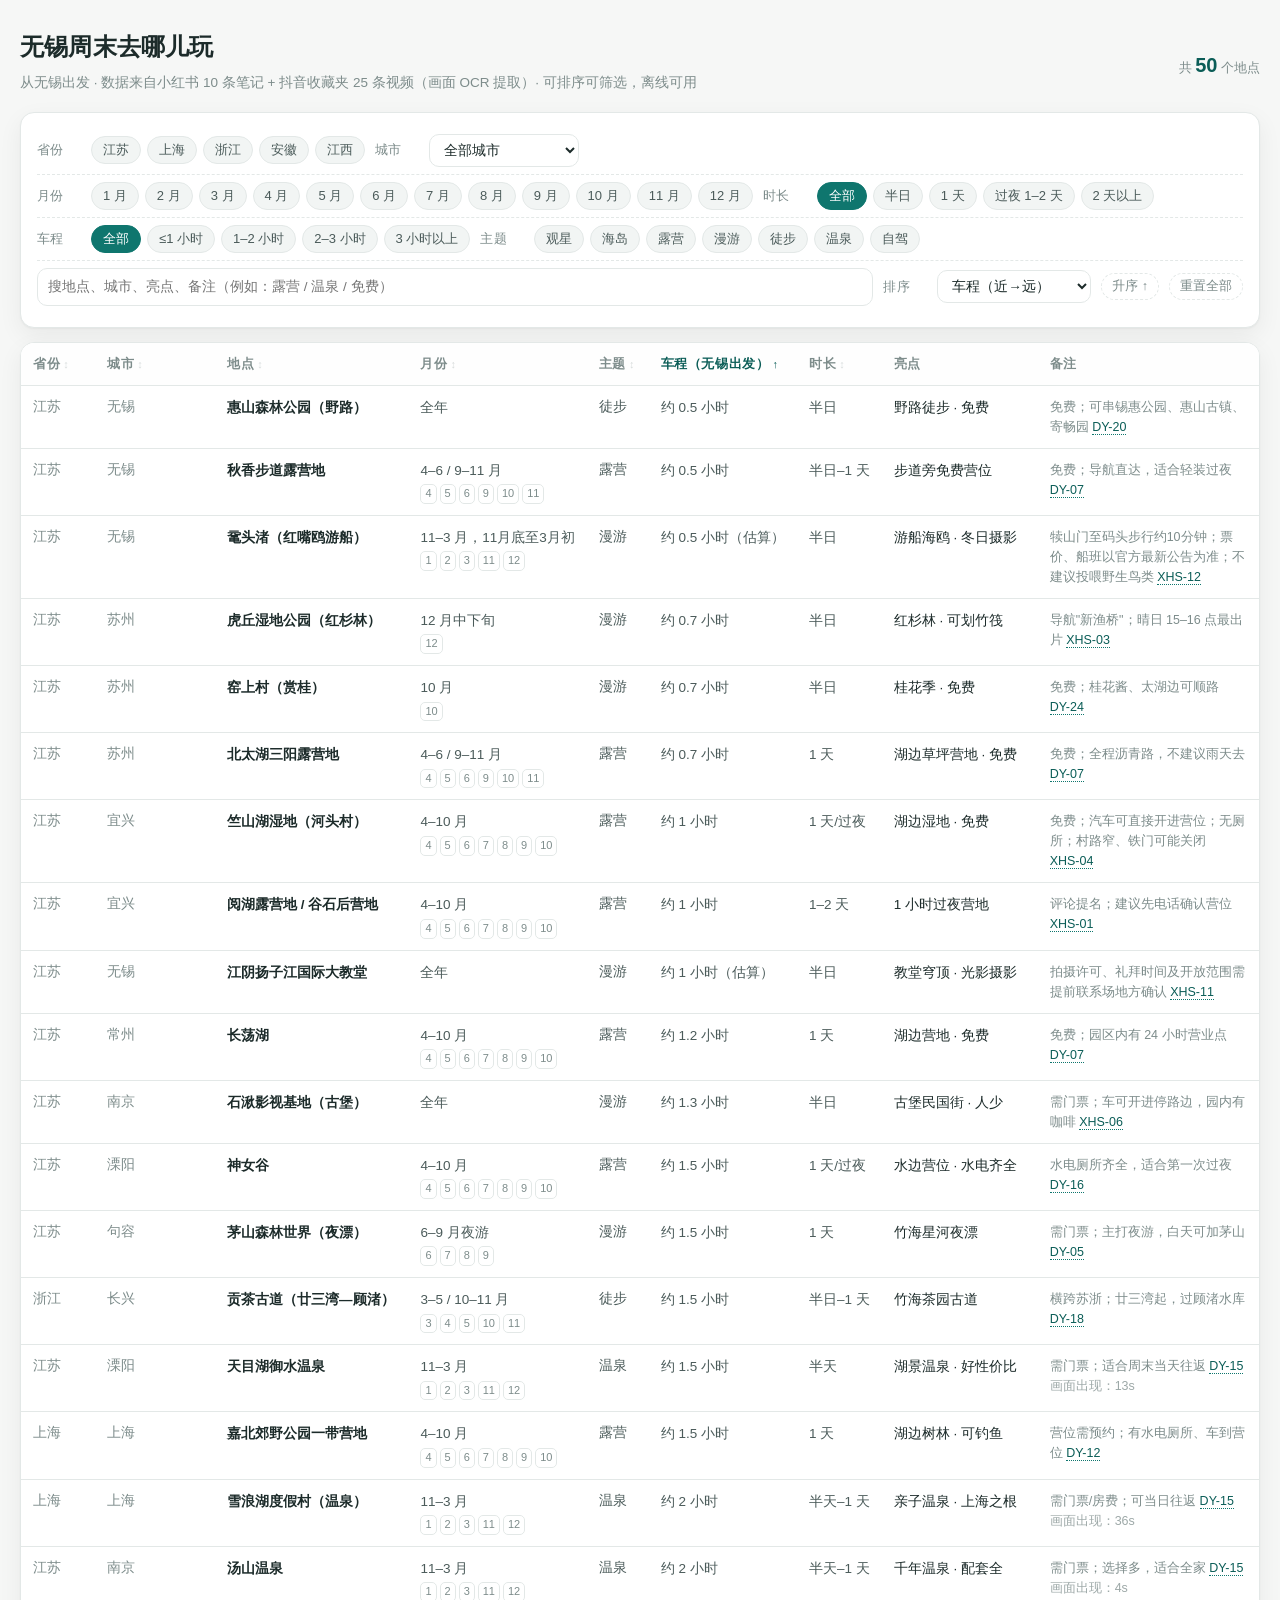
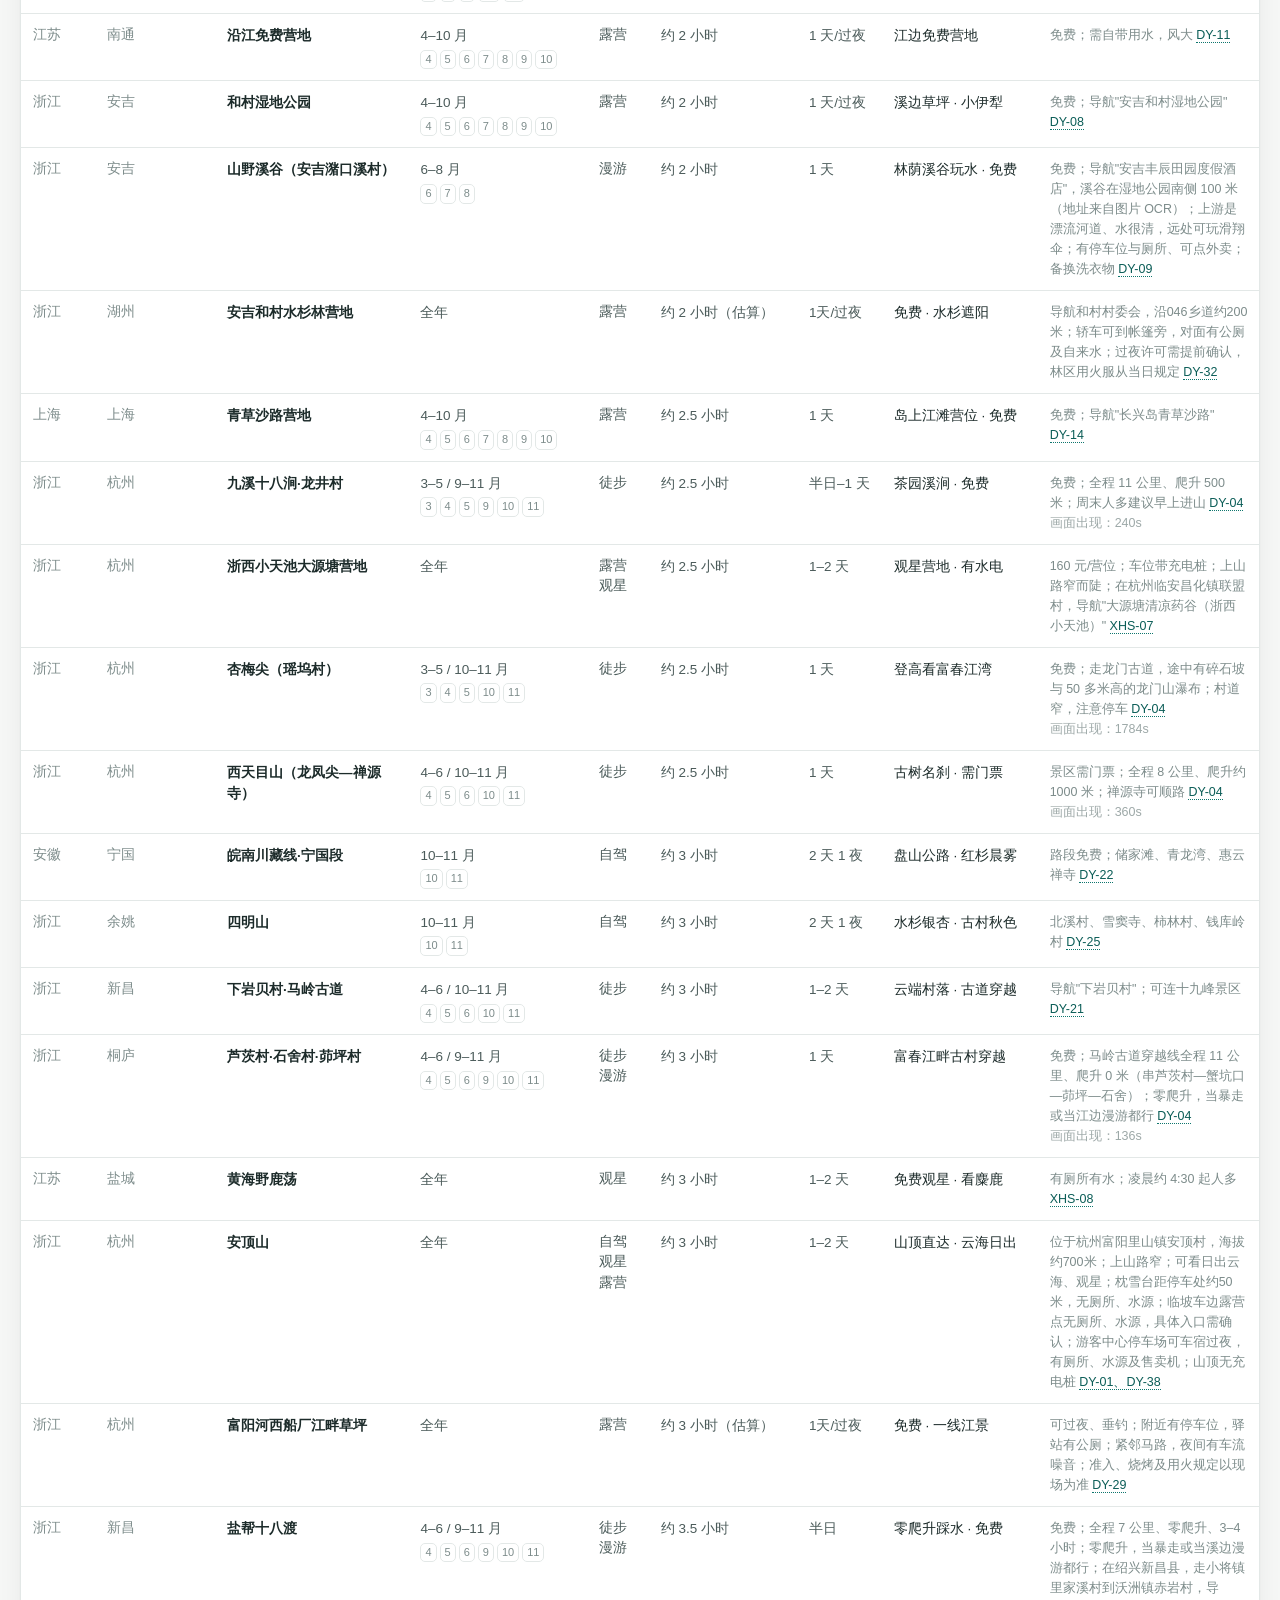
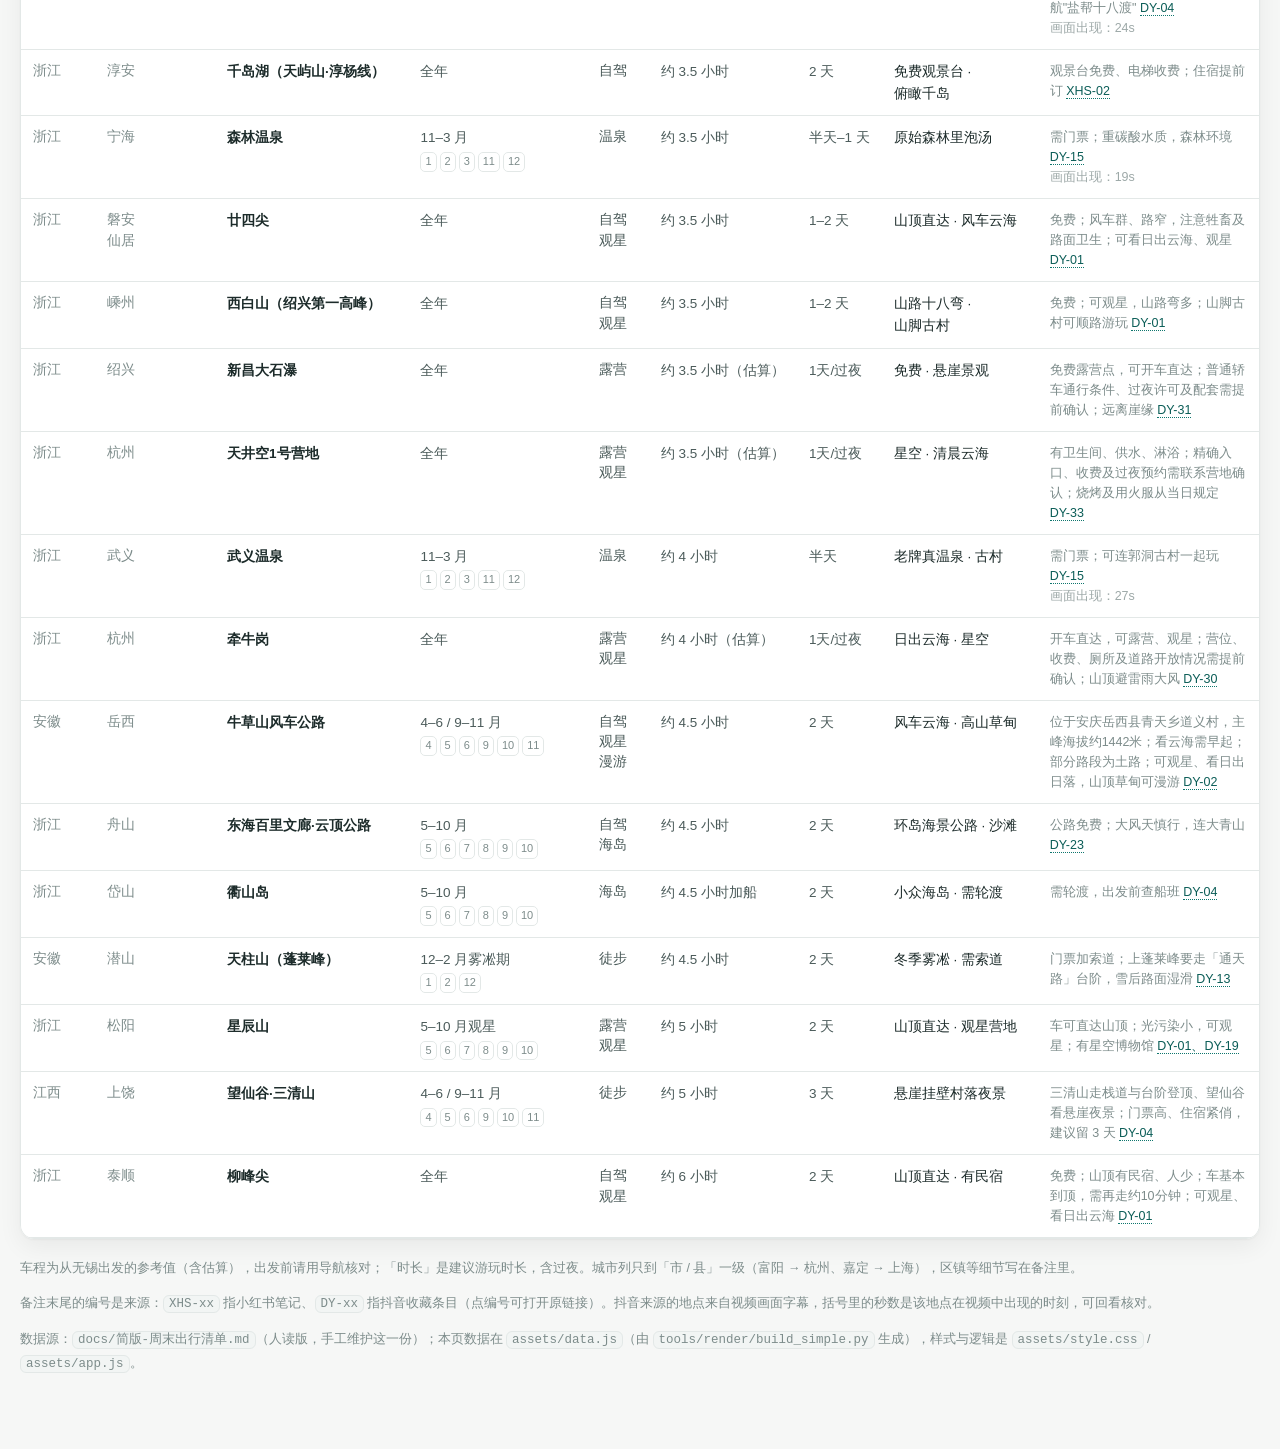
<file: fun-weekend/index.html>
<!DOCTYPE html>
<html lang="zh-CN">
<head>
<meta charset="utf-8">
<meta name="viewport" content="width=device-width, initial-scale=1">
<title>无锡周末去哪儿玩</title>
<meta name="description" content="从无锡出发的周末出行清单：省份 / 城市 / 月份 / 车程 / 时长 / 主题多选筛选，可排序，纯静态离线可用。">
<link rel="icon" href="data:image/svg+xml,%3Csvg xmlns='http://www.w3.org/2000/svg' viewBox='0 0 100 100'%3E%3Ctext y='.9em' font-size='88'%3E%F0%9F%8F%95%EF%B8%8F%3C/text%3E%3C/svg%3E">
<link rel="stylesheet" href="assets/style.css">
</head>
<body>
<div class="wrap">
  <header class="hero">
    <div>
      <h1>无锡周末去哪儿玩</h1>
      <p class="sub">从无锡出发 · 数据来自小红书 10 条笔记 + 抖音收藏夹 25 条视频（画面 OCR 提取）· 可排序可筛选，离线可用</p>
    </div>
    <p class="stat">共 <b id="total">0</b> 个地点<span id="filtered"></span></p>
  </header>

  <section class="panel">
    <div class="row">
      <span class="label">省份</span>
      <div class="chips" id="provinceChips"></div>
      <span class="label">城市</span>
      <select id="citySelect" title="按省分组，可选具体城市"></select>
    </div>
    <div class="row">
      <span class="label">月份</span>
      <div class="chips" id="monthChips"></div>
      <span class="label">时长</span>
      <div class="chips" id="stayChips"></div>
    </div>
    <div class="row">
      <span class="label">车程</span>
      <div class="chips" id="driveChips"></div>
      <span class="label">主题</span>
      <div class="chips" id="themeChips"></div>
    </div>
    <div class="row">
      <input id="q" type="search" placeholder="搜地点、城市、亮点、备注（例如：露营 / 温泉 / 免费）">
      <span class="label">排序</span>
      <select id="sortKey"></select>
      <button class="ghost" id="sortDir">升序 ↑</button>
      <button class="ghost" id="reset">重置全部</button>
    </div>
  </section>

  <section class="tableWrap">
    <table id="tbl">
      <thead>
        <tr>
          <th class="sortable" data-key="province">省份<span class="arw">↕</span></th>
          <th class="sortable" data-key="city">城市<span class="arw">↕</span></th>
          <th class="sortable" data-key="place">地点<span class="arw">↕</span></th>
          <th class="sortable" data-key="month">月份<span class="arw">↕</span></th>
          <th class="sortable" data-key="theme">主题<span class="arw">↕</span></th>
          <th class="sortable" data-key="drive">车程（无锡出发）<span class="arw">↕</span></th>
          <th class="sortable" data-key="stay">时长<span class="arw">↕</span></th>
          <th>亮点</th>
          <th>备注</th>
        </tr>
      </thead>
      <tbody id="tbody"></tbody>
    </table>
    <p class="empty" id="empty" hidden>没有符合条件的地点，试试放宽筛选条件或点「重置全部」。</p>
  </section>

  <footer>
    <p>车程为从无锡出发的参考值（含估算），出发前请用导航核对；「时长」是建议游玩时长，含过夜。城市列只到「市 / 县」一级（富阳 → 杭州、嘉定 → 上海），区镇等细节写在备注里。</p>
    <p>备注末尾的编号是来源：<code>XHS-xx</code> 指小红书笔记、<code>DY-xx</code> 指抖音收藏条目（点编号可打开原链接）。抖音来源的地点来自视频画面字幕，括号里的秒数是该地点在视频中出现的时刻，可回看核对。</p>
    <p>数据源：<code>docs/简版-周末出行清单.md</code>（人读版，手工维护这一份）；本页数据在 <code>assets/data.js</code>（由 <code>tools/render/build_simple.py</code> 生成），样式与逻辑是 <code>assets/style.css</code> / <code>assets/app.js</code>。</p>
  </footer>
</div>
<script src="assets/data.js"></script>
<script src="assets/place-preferences.js"></script>
<script src="assets/app.js"></script>
</body>
</html>
</file>
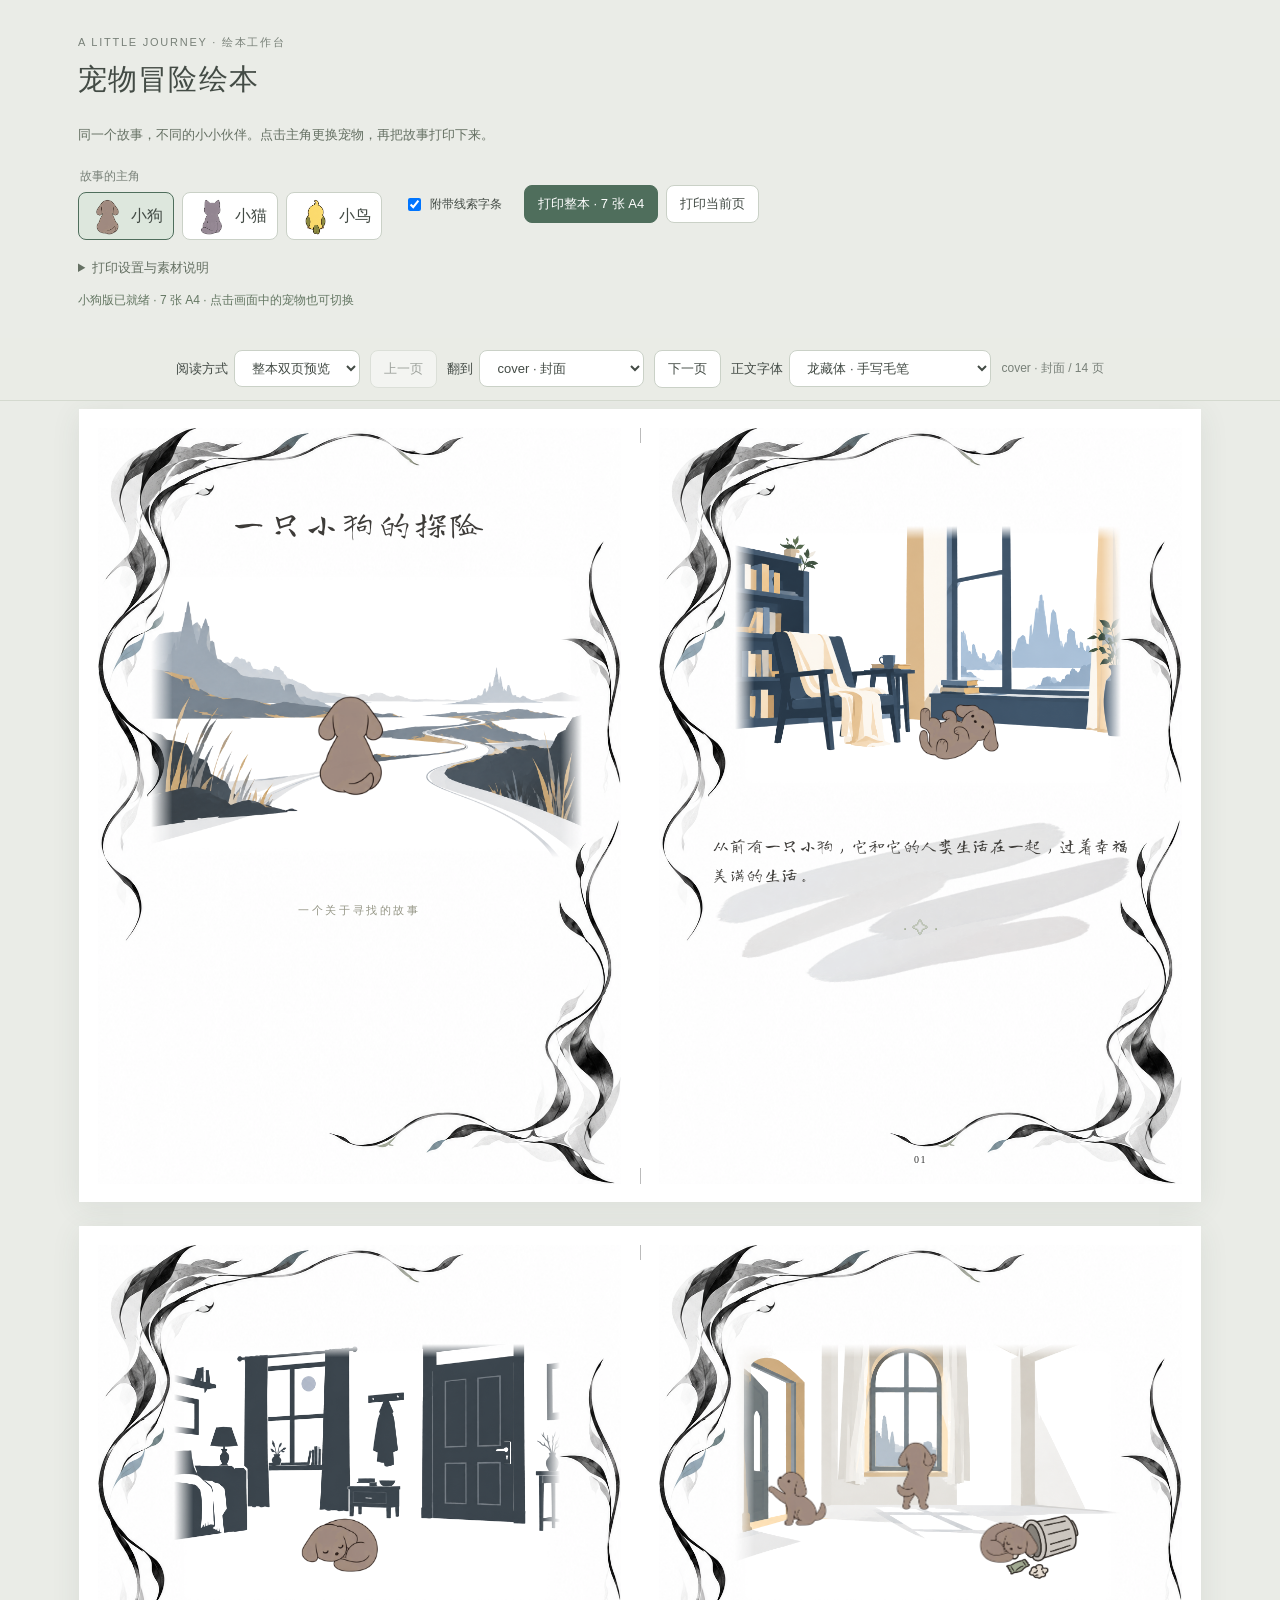
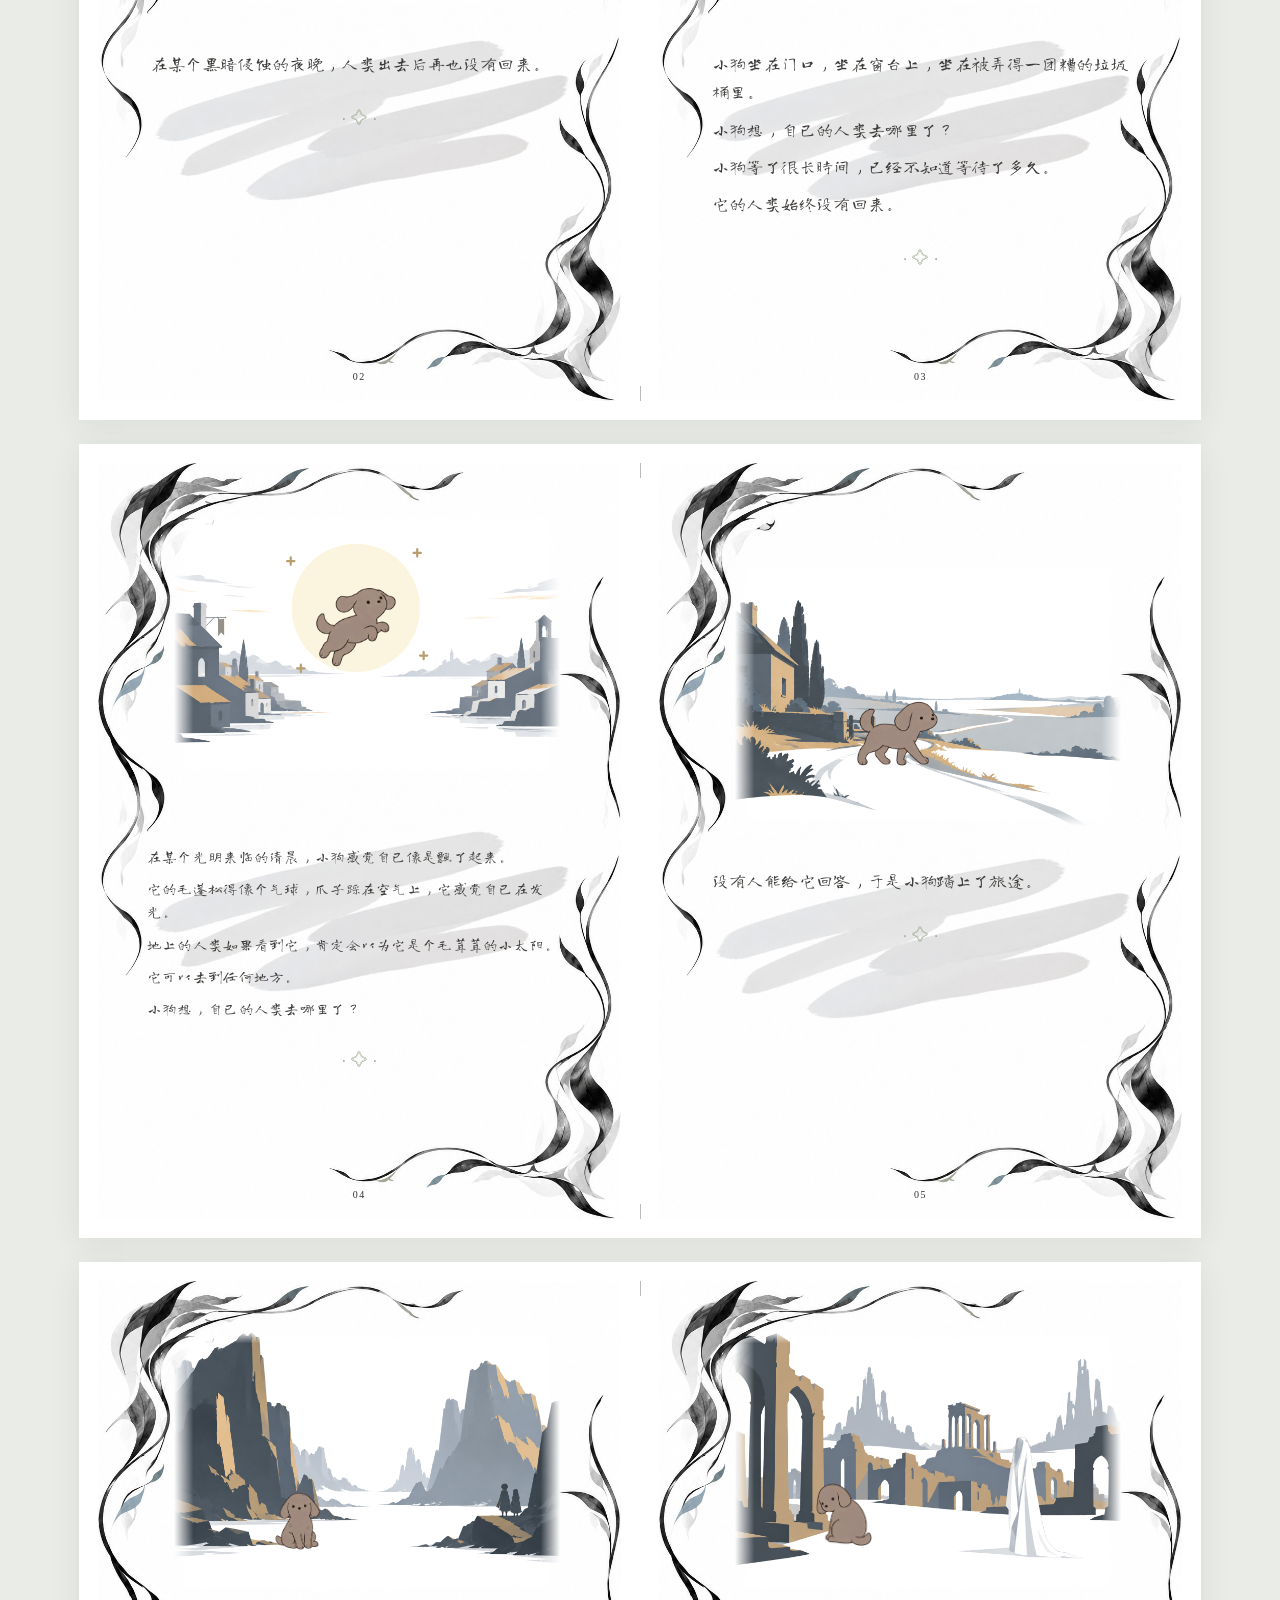
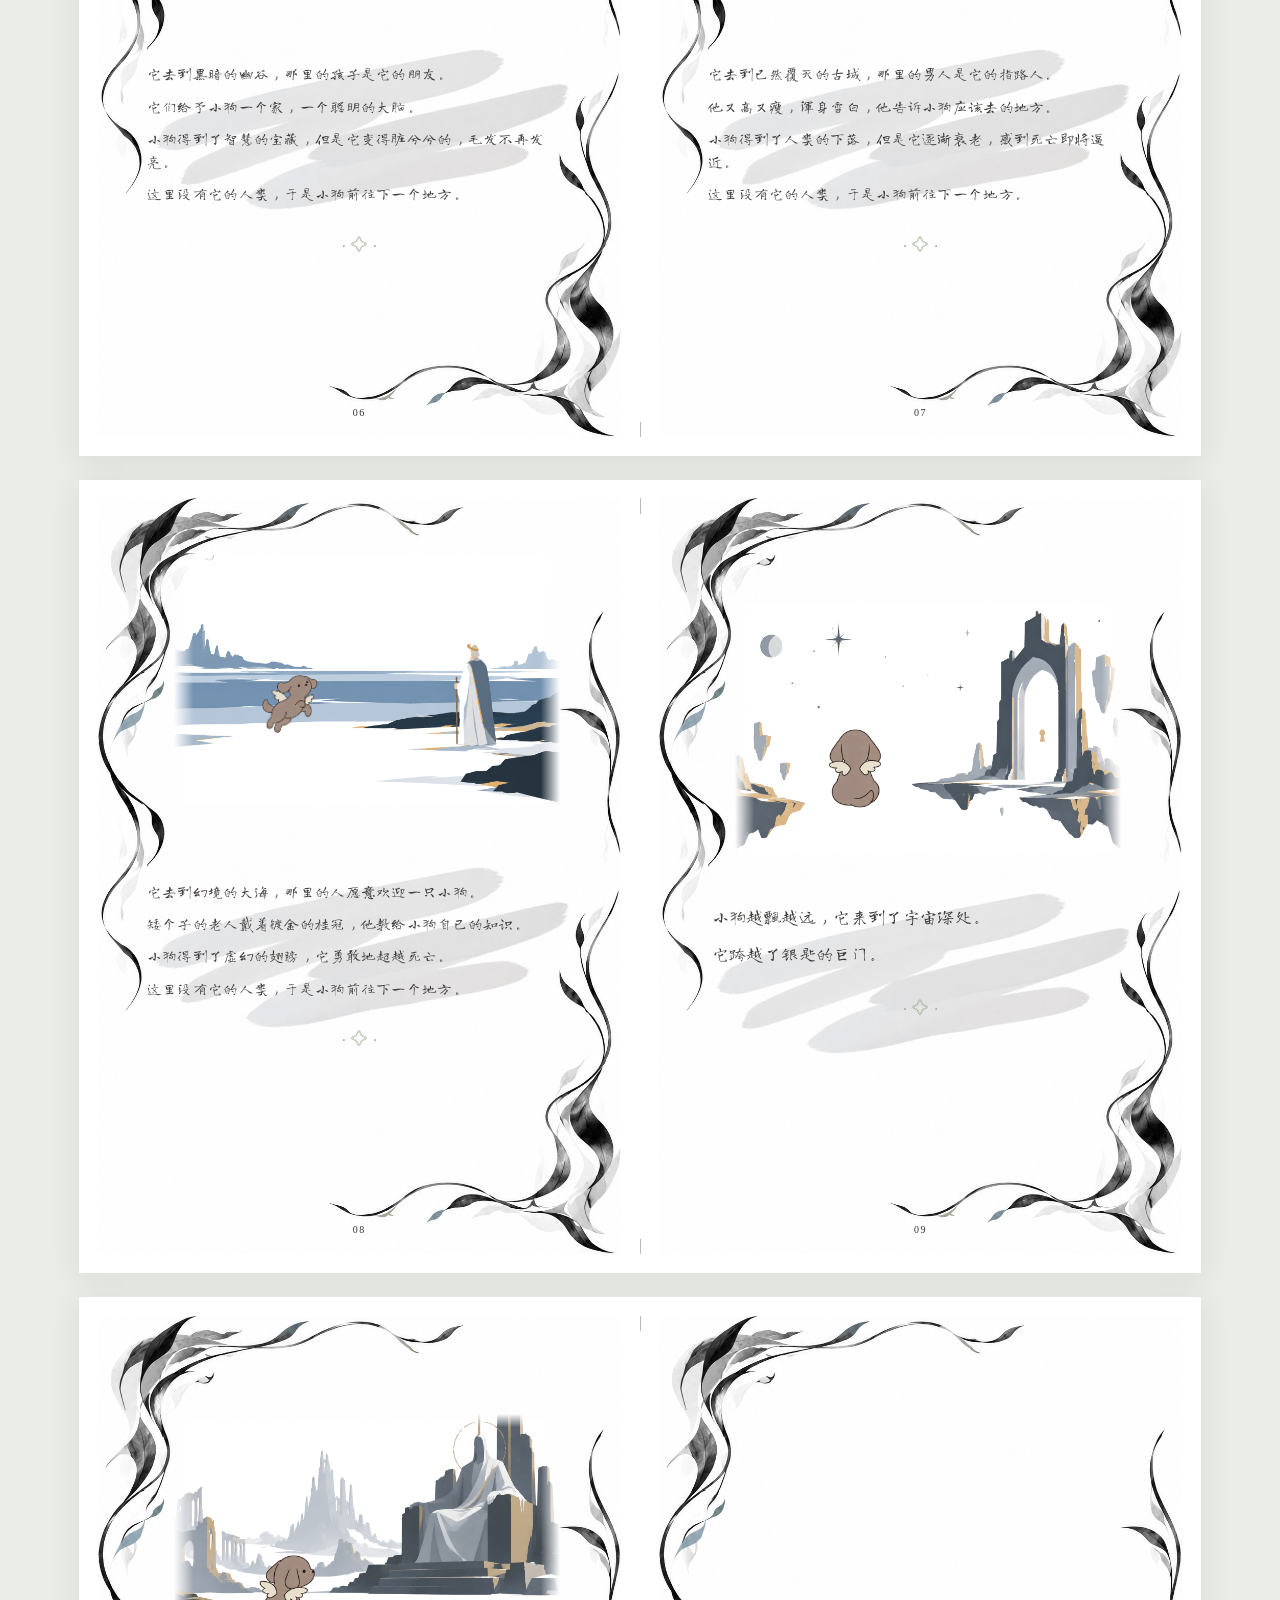
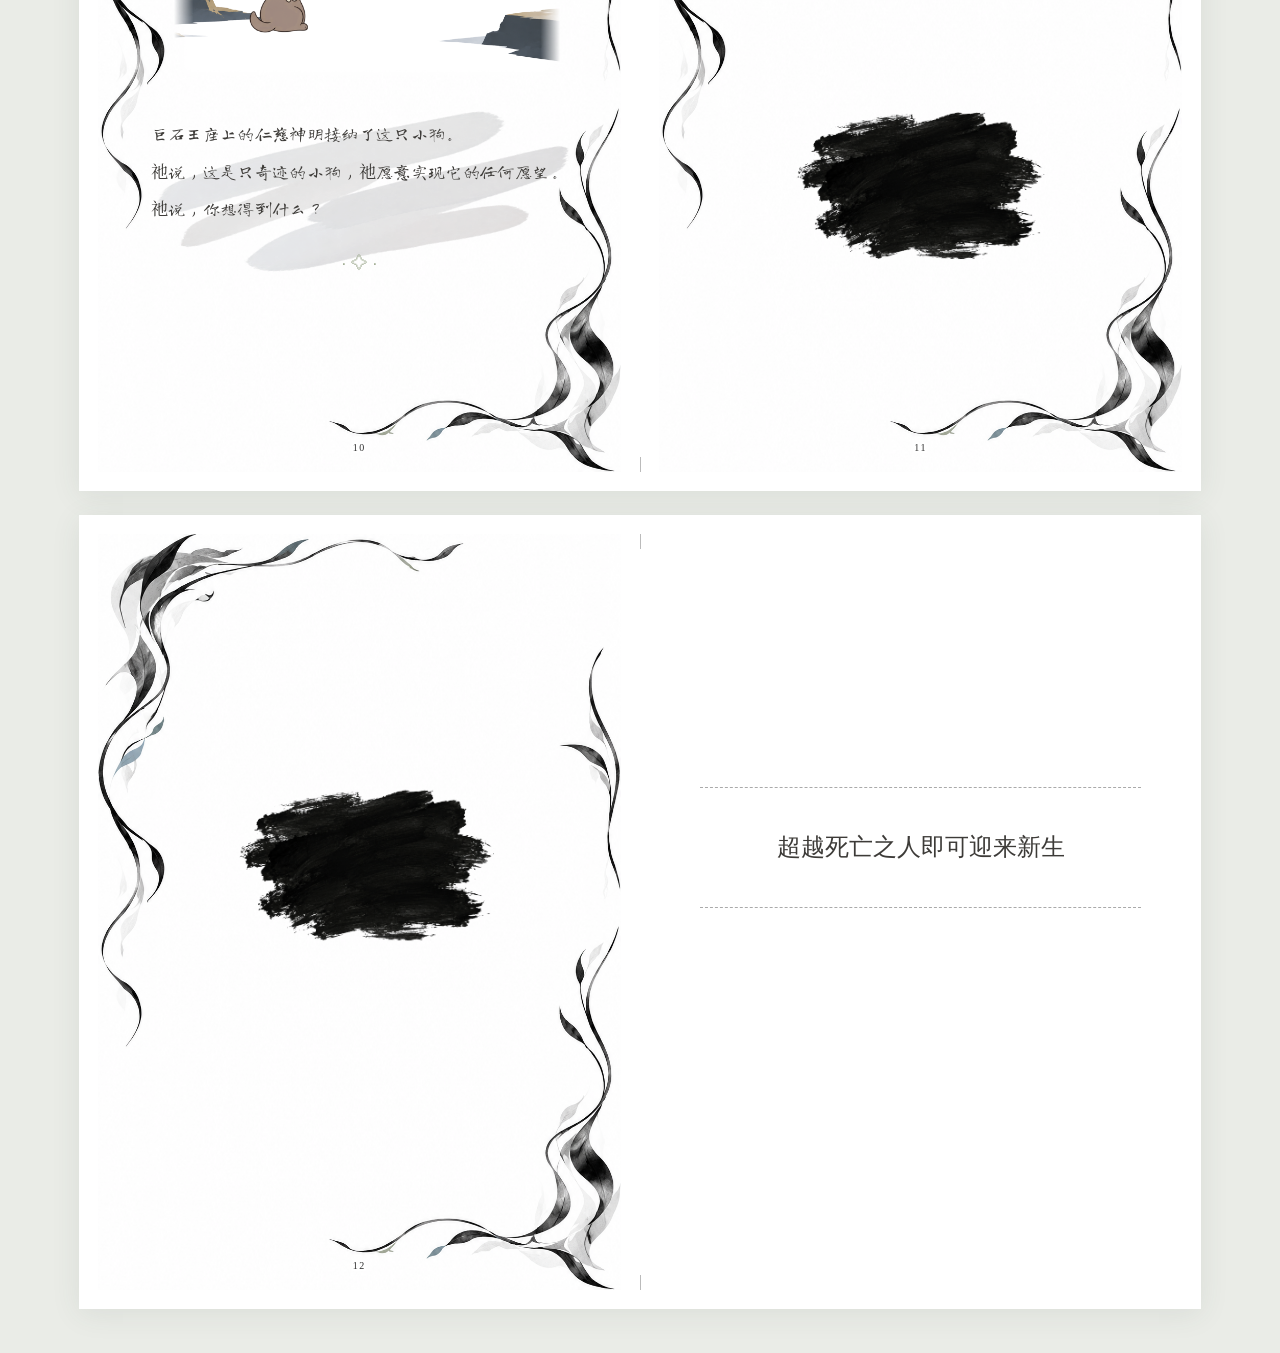
<file: coc-scenarios-pet/picture-book/index.html>
<!doctype html>
<html lang="zh-CN">
<head>
  <meta charset="utf-8">
  <meta name="viewport" content="width=device-width,initial-scale=1">
  <title>一只小狗的探险 · 绘本工作台</title>
  <link rel="icon" href="assets/pets/dog/healthy-back.png" type="image/png">
  <link rel="stylesheet" href="css/page.css?v=1">
  <link rel="stylesheet" href="css/book.css?v=1">
  <script defer src="js/data.js?v=2"></script>
  <script defer src="js/pet-layout.js?v=2"></script>
  <script defer src="js/prop-layout.js"></script>
  <script defer src="js/book.js?v=2"></script>
  <script defer src="js/app.js?v=6"></script>
</head>
<body>
  <header class="workbench-container">
    <div class="workbench-heading"><div><span class="workbench-eyebrow">A LITTLE JOURNEY · 绘本工作台</span><h1>宠物冒险绘本</h1></div></div>
    <p class="workbench-intro">同一个故事，不同的小小伙伴。点击主角更换宠物，再把故事打印下来。</p>
    <div class="workbench-controls">
      <fieldset id="pets"><legend>故事的主角</legend></fieldset>
      <div class="workbench-settings">
        <label class="check"><input type="checkbox" id="note" checked> 附带线索字条</label>
      </div>
      <div class="workbench-actions"><button id="print-all" class="primary">打印整本 · 7 张 A4</button><button id="print-page">打印当前页</button></div>
    </div>
    <details><summary>打印设置与素材说明</summary><p>A4 横向 · 单面 · 100%／实际大小 · 每张纸 1 页 · 关闭页眉页脚，建议开启背景图形。打印按钮打开仅含绘本的新窗口；请允许本站弹窗。网页已排好左右两页，沿纸张中点裁开。</p><p>场景插画、宠物、文字、边饰与效果分别排版，除字条外的书页复用相同边饰；实际打印的用墨量与清晰度请试印确认。</p></details>
    <p id="status" role="status" aria-live="polite"></p>
  </header>
  <nav class="reader-container" aria-label="绘本阅读控制">
    <label>阅读方式 <select id="view"><option value="all" selected>整本双页预览</option><option value="single">单页预览</option></select></label>
    <button id="previous">上一页</button>
    <label>翻到 <select id="page"></select></label>
    <button id="next">下一页</button>
    <label>正文字体 <select id="font"><option value="noto">思源宋体 · 稳妥基准</option><option value="xiaowei">站酷小薇体 · 当前对照</option><option value="longcang" selected>龙藏体 · 手写毛笔</option><option value="qingke">站酷庆科黄油体 · 圆润装饰</option><option value="mashan">马善政 · 浓重楷书</option><option value="zhimang">志莽行书 · 连笔</option><option value="liujian">刘建毛草 · 草书</option><option value="kuaile">站酷快乐体 · 几何趣味</option><option value="sans">思源黑体 · 现代无衬线</option></select></label>
    <span id="page-label"></span>
  </nav>
  <main id="preview" aria-label="绘本预览"></main>
  <div id="print-root" aria-hidden="true"></div>
  <noscript>此绘本需要开启 JavaScript 才能切换主角和排版打印。</noscript>
</body>
</html>
</file>
<file: fun-weekend/assets/style.css>
/* 无锡周末去哪儿玩 —— 页面样式（手写维护，改完直接刷新即可，无需重新构建） */
:root{
  --bg:#f6f7f6; --card:#ffffff; --ink:#1c2b2a; --ink-2:#4b5b5a; --muted:#7d8c8b;
  --line:#e3e8e7; --accent:#0f766e; --accent-soft:#e6f2f0; --accent-ink:#0b5d57;
  --chip:#f2f5f4; --shadow:0 1px 2px rgba(16,24,23,.04), 0 8px 24px rgba(16,24,23,.06);
}
@media (prefers-color-scheme: dark){
  :root{
    --bg:#111716; --card:#171f1e; --ink:#e8efee; --ink-2:#c3cecd; --muted:#8c9a99;
    --line:#26302f; --accent:#2dd4bf; --accent-soft:#12312e; --accent-ink:#7fe3d5;
    --chip:#1d2726; --shadow:0 1px 2px rgba(0,0,0,.3), 0 10px 30px rgba(0,0,0,.35);
  }
}
*{box-sizing:border-box}
html{-webkit-text-size-adjust:100%}
body{
  margin:0; background:var(--bg); color:var(--ink);
  font:15px/1.6 -apple-system,BlinkMacSystemFont,"PingFang SC","Hiragino Sans GB","Microsoft YaHei",sans-serif;
}
.wrap{max-width:1360px; margin:0 auto; padding:28px 20px 64px}
header.hero{display:flex; align-items:flex-end; justify-content:space-between; gap:16px; flex-wrap:wrap; margin-bottom:18px}
h1{font-size:24px; margin:0 0 6px; letter-spacing:.2px}
.sub{margin:0; color:var(--muted); font-size:13.5px}
.stat{font-size:13px; color:var(--muted)}
.stat b{color:var(--accent-ink); font-size:20px; font-variant-numeric:tabular-nums}

.panel{background:var(--card); border:1px solid var(--line); border-radius:14px; box-shadow:var(--shadow); padding:14px 16px; margin-bottom:14px}
.panel .row{display:flex; align-items:center; gap:10px; flex-wrap:wrap; padding:7px 0}
.panel .row + .row{border-top:1px dashed var(--line)}
.label{font-size:12.5px; color:var(--muted); min-width:44px; letter-spacing:.4px; flex:0 0 auto}
.chips{display:flex; gap:6px; flex-wrap:wrap}
select#citySelect{min-width:150px}
.chip{
  border:1px solid var(--line); background:var(--chip); color:var(--ink-2);
  border-radius:999px; padding:4px 11px; font-size:13px; cursor:pointer; transition:.15s; user-select:none;
}
.chip:hover{border-color:var(--accent); color:var(--accent-ink)}
.chip.on{background:var(--accent); border-color:var(--accent); color:#fff}
@media (prefers-color-scheme: dark){.chip.on{color:#06201d}}
.ghost{background:transparent; border:1px dashed var(--line); color:var(--muted); border-radius:999px; padding:4px 10px; font-size:12.5px; cursor:pointer}
.ghost:hover{color:var(--accent-ink); border-color:var(--accent)}
input[type=search],select{
  font:inherit; font-size:13.5px; color:var(--ink); background:var(--card);
  border:1px solid var(--line); border-radius:10px; padding:7px 10px; outline:none; min-width:150px;
}
input[type=search]{flex:1 1 200px}
input[type=search]:focus,select:focus{border-color:var(--accent); box-shadow:0 0 0 3px var(--accent-soft)}
.spacer{flex:1}

.tableWrap{background:var(--card); border:1px solid var(--line); border-radius:14px; box-shadow:var(--shadow); overflow:auto}
table{border-collapse:separate; border-spacing:0; width:100%; min-width:1240px}
thead th{
  position:sticky; top:0; z-index:2; background:color-mix(in srgb, var(--card) 92%, var(--bg));
  backdrop-filter:blur(6px); text-align:left; font-size:12.5px; font-weight:600; color:var(--muted);
  letter-spacing:.6px; padding:11px 12px; border-bottom:1px solid var(--line); white-space:nowrap;
}
thead th.sortable{cursor:pointer}
thead th.sortable:hover{color:var(--accent-ink)}
thead th .arw{opacity:.3; font-size:11px; margin-left:3px}
thead th.sorted{color:var(--accent-ink)}
thead th.sorted .arw{opacity:1}
tbody td{padding:11px 12px; border-bottom:1px solid var(--line); vertical-align:top; font-size:13.5px; color:var(--ink-2)}
tbody tr:nth-child(even){background:color-mix(in srgb, var(--card) 97%, var(--bg))}
tbody tr:hover{background:var(--accent-soft)}
tbody td.prov,td.month,td.drive,td.stay{white-space:nowrap; font-variant-numeric:tabular-nums}
td.prov{color:var(--muted); min-width:74px}
td.city{color:var(--muted); min-width:120px}
td.place{font-weight:600; color:var(--ink); min-width:180px}
td.theme-cell{min-width:62px; color:var(--ink-2)}
/* 多值单元格（省份 / 城市 / 主题）：一个值一行 */
td.prov .ln,td.city .ln,td.theme-cell .ln{display:block; white-space:nowrap; line-height:1.5}
td.month .mb{display:inline-block; font-size:11px; color:var(--muted); border:1px solid var(--line); border-radius:5px; padding:0 4px; margin:3px 3px 0 0; font-variant-numeric:tabular-nums}
td.hl{color:var(--ink); min-width:150px; word-break:keep-all}
td.note{font-size:12.5px; color:var(--muted); max-width:330px}
td.note a{color:var(--accent-ink); text-decoration:none; border-bottom:1px dotted var(--accent); white-space:nowrap}
td.note a:hover{border-bottom-style:solid}
.empty{text-align:center; color:var(--muted); padding:36px 10px; font-size:14px}
footer{margin-top:18px; color:var(--muted); font-size:12.5px; line-height:1.8}
footer code{background:var(--chip); border:1px solid var(--line); border-radius:6px; padding:1px 5px}
@media (max-width:640px){
  .wrap{padding:18px 12px 48px}
  h1{font-size:20px}
  .label{min-width:38px}
}
</file>
<file: coc-scenarios-pet/picture-book/css/page.css>
/* 页面基础、配色与交互控件 */
:root {
  color-scheme: light;
  --ink: #434b45;
  --muted: #788078;
  --accent: #4f6e5c;
}

* {
  box-sizing: border-box;
}

body {
  margin: 0;
  color: var(--ink);
  background: #eaece7;
  font-family: -apple-system, BlinkMacSystemFont, "PingFang SC", "Microsoft YaHei", sans-serif;
}

button, select, input {
  font: inherit;
}

button, select {
  border: 1px solid #cad1c7;
  border-radius: 8px;
  background: #fff;
  color: var(--ink);
  padding: 9px 13px;
}

button {
  cursor: pointer;
}

button:hover {
  border-color: var(--accent);
  background: #f3f6f0;
}

button:focus-visible, select:focus-visible, input:focus-visible {
  outline: 3px solid #b09a61;
  outline-offset: 3px;
}

button:disabled {
  opacity: .45;
  cursor: default;
}

/* 工作台标题与宠物选择 */
.workbench-container {
  max-width: 1180px;
  margin: auto;
  padding: 32px 28px 16px;
}

.workbench-heading {
  display: flex;
  align-items: center;
  justify-content: space-between;
  gap: 16px;
}

.workbench-eyebrow {
  letter-spacing: .16em;
  font-size: 11px;
  color: var(--muted);
}

h1 {
  margin: 10px 0;
  font-size: 29px;
  font-weight: 550;
  letter-spacing: .04em;
}

.workbench-intro,
.workbench-container details {
  color: #657063;
  font-size: 13px;
  line-height: 1.8;
}

/* 主角、选项与打印按钮 */
.workbench-controls {
  display: flex;
  flex-wrap: wrap;
  align-items: center;
  gap: 22px;
  margin: 22px 0 16px;
}

.workbench-pet-choice {
  display: flex;
  align-items: center;
  gap: 5px;
  padding: 3px 10px;
}

.workbench-pet-choice img {
  width: 37px;
  height: 40px;
}

.workbench-pet-choice[aria-pressed="true"] {
  background: #dde7dd;
  border-color: var(--accent);
}

fieldset {
  border: 0;
  padding: 0;
  margin: 0;
  display: flex;
  gap: 8px;
}

legend {
  font-size: 12px;
  margin-bottom: 7px;
  color: var(--muted);
}

.workbench-settings {
  display: flex;
  flex-wrap: wrap;
  gap: 12px;
  align-items: center;
}

.workbench-settings label {
  font-size: 12px;
  display: flex;
  gap: 6px;
  align-items: center;
}

.workbench-actions {
  display: flex;
  gap: 8px;
  flex-wrap: wrap;
}

.workbench-actions button {
  font-size: 13px;
}

button.primary {
  background: var(--accent);
  color: white;
  border-color: var(--accent);
}

summary {
  cursor: pointer;
}

#status {
  font-size: 12px;
  min-height: 18px;
  color: #647763;
}

#status.error {
  color: #a04030;
}

#preview {
  padding: 8px 18px 20px;
  overflow-x: auto;
}

/* 阅读栏与预览容器 */
.reader-container {
  position: sticky;
  top: 0;
  z-index: 10;
  display: flex;
  justify-content: center;
  align-items: center;
  flex-wrap: wrap;
  gap: 10px;
  padding: 12px 16px;
  background: #eaece7f5;
  border-bottom: 1px solid #d4d9cf;
  font-size: 13px;
}

.reader-container label {
  display: flex;
  align-items: center;
  gap: 6px;
}

.reader-container #page-label {
  font-size: 12px;
  color: var(--muted);
}

#preview .leaf {
  scroll-margin-top: 110px;
}

/* 小屏幕工作台 */
@media (max-width: 700px) {
  .workbench-container {
    padding: 20px 16px 8px;
  }

  .workbench-heading {
    display: block;
  }

  h1 {
    font-size: 25px;
  }
}
</file>
<file: coc-scenarios-pet/picture-book/css/book.css>
/* 绘本字体、页面排版与打印 */
/* 通用盒模型：打印窗口仅加载本文件，也必须保持纸张尺寸准确。 */
* {
  box-sizing: border-box;
}

/* 本地字体及绘本字体选择 */
@font-face {
  font-family: "Noto Serif SC";
  src: url("../assets/fonts/NotoSerifSC-Regular.ttf") format("truetype");
  font-style: normal;
  font-weight: 400;
  font-display: swap;
}

@font-face {
  font-family: "ZCOOL XiaoWei";
  src: url("../assets/fonts/ZCOOLXiaoWei-Regular.ttf") format("truetype");
  font-style: normal;
  font-weight: 400;
  font-display: swap;
}

@font-face {
  font-family: "Long Cang";
  src: url("../assets/fonts/LongCang-Regular.ttf") format("truetype");
  font-style: normal;
  font-weight: 400;
  font-display: swap;
}

@font-face {
  font-family: "ZCOOL QingKe HuangYou";
  src: url("../assets/fonts/ZCOOLQingKeHuangYou-Regular.ttf") format("truetype");
  font-style: normal;
  font-weight: 400;
  font-display: swap;
}

@font-face {
  font-family: "Ma Shan Zheng";
  src: url("../assets/fonts/MaShanZheng-Regular.ttf") format("truetype");
  font-style: normal;
  font-weight: 400;
  font-display: swap;
}

@font-face {
  font-family: "Zhi Mang Xing";
  src: url("../assets/fonts/ZhiMangXing-Regular.ttf") format("truetype");
  font-style: normal;
  font-weight: 400;
  font-display: swap;
}

@font-face {
  font-family: "Liu Jian Mao Cao";
  src: url("../assets/fonts/LiuJianMaoCao-Regular.ttf") format("truetype");
  font-style: normal;
  font-weight: 400;
  font-display: swap;
}

@font-face {
  font-family: "ZCOOL KuaiLe";
  src: url("../assets/fonts/ZCOOLKuaiLe-Regular.ttf") format("truetype");
  font-style: normal;
  font-weight: 400;
  font-display: swap;
}

@font-face {
  font-family: "Noto Sans SC";
  src: url("../assets/fonts/NotoSansSC-Regular.ttf") format("truetype");
  font-style: normal;
  font-weight: 400;
  font-display: swap;
}

body {
  --book-font: "Long Cang", "Noto Serif SC", serif;
}

body[data-book-font="noto"] {
  --book-font: "Noto Serif SC", "Songti SC", "STSong", "SimSun", serif;
}

body[data-book-font="xiaowei"] {
  --book-font: "ZCOOL XiaoWei", "Noto Serif SC", serif;
}

body[data-book-font="longcang"] {
  --book-font: "Long Cang", "Noto Serif SC", serif;
}

body[data-book-font="qingke"] {
  --book-font: "ZCOOL QingKe HuangYou", "Noto Serif SC", serif;
}

body[data-book-font="mashan"] {
  --book-font: "Ma Shan Zheng", "Noto Serif SC", serif;
}

body[data-book-font="zhimang"] {
  --book-font: "Zhi Mang Xing", "Noto Serif SC", serif;
}

body[data-book-font="liujian"] {
  --book-font: "Liu Jian Mao Cao", "Noto Serif SC", serif;
}

body[data-book-font="kuaile"] {
  --book-font: "ZCOOL KuaiLe", "Noto Serif SC", serif;
}

body[data-book-font="sans"] {
  --book-font: "Noto Sans SC", "Noto Serif SC", sans-serif;
}

/* 纸张、半页与边饰 */
.sheet {
  display: flex;
  position: relative;
  width: 297mm;
  height: 210mm;
  background: white;
  margin: 0 auto 24px;
  box-shadow: 0 5px 28px #364d4017;
}

.leaf {
  flex: 0 0 148.5mm;
  width: 148.5mm;
  height: 210mm;
  background: #fff;
  padding: 15mm 16mm 14mm;
  position: relative;
  color: #3d3b38;
  isolation: isolate;
}

.page-decoration {
  position: absolute;
  inset: 5mm;
  width: calc(100% - 10mm);
  height: calc(100% - 10mm);
  object-fit: fill;
  z-index: -1;
  pointer-events: none;
}

/* 场景、宠物与前景道具图层 */
.background {
  mask-image: linear-gradient(to right, transparent, #000 5%, #000 95%, transparent), linear-gradient(to bottom, transparent, #000 5%, #000 95%, transparent);
  mask-composite: intersect;
  margin-left: 2mm;
}

.single-leaf {
  margin: auto;
  box-shadow: 0 5px 28px #364d4017;
}

.illustration {
  position: relative;
  width: 102mm;
  height: 70mm;
  margin: 3mm auto 11mm;
}

.background, .foreground {
  position: absolute;
  inset: 0;
  width: 100%;
  height: 100%;
}

.foreground {
  z-index: 2;
  pointer-events: none;
}

.pet {
  position: absolute;
  padding: 0;
  border: 0;
  border-radius: 0;
  background: transparent;
  transform: translate(-50%, -100%);
  aspect-ratio: 145 / 155;
  z-index: 3;
}

.pet:hover {
  background: transparent;
}

.pet img {
  display: block;
  width: 100%;
  height: 100%;
}

.pet.flipped img {
  transform: scaleX(-1);
}

.positioned-prop {
  position: absolute;
  transform: translate(-50%, -50%);
  height: auto;
}

.positioned-prop.flipped {
  transform: translate(-50%, -100%) scaleX(-1);
}

.foreground.positioned-prop {
  z-index: 2;
}

.ink-mark {
  z-index: 2;
}

.effect {
  position: absolute;
  transform: translate(-50%, -86%);
  aspect-ratio: 1;
  z-index: 1;
}

/* 正文及透明文字底色 */
.story {
  margin: 0 2mm;
  font-family: var(--book-font);
  font-size: 11pt;
  line-height: 1.6;
  letter-spacing: .02em;
  padding-top: 7mm;
  position: relative;
  isolation: isolate;
}

.story-wash {
  position: absolute;
  left: 19mm;
  top: 95mm;
  width: 110mm;
  height: 60mm;
  object-fit: fill;
  z-index: -1;
  pointer-events: none;
  transform: scale(1.4);
  opacity: 0.8;
}

.story p {
  position: relative;
  margin: 0 0 2.3mm;
}

.leaf.short {
  padding-top: 28mm;
}

.short .story {
  margin: 0 3mm;
  padding-top: 0;
  font-size: 13pt;
  line-height: 1.65;
}

.short .story-wash {
  top: 102mm;
}

.ornament {
  color: #a0ac93;
  font-size: 17px;
  text-align: center;
  margin: 8mm 0 0;
}

.folio {
  position: absolute;
  z-index: 1;
  bottom: 10mm;
  left: 50%;
  transform: translateX(-50%);
  text-align: center;
  font: 10px Georgia, serif;
  color: #303030;
  letter-spacing: .16em;
  -webkit-text-stroke: 4px #fff;
  paint-order: stroke fill;
  text-shadow: 0 0 3px #fff;
}

/* 封面、涂黑页及线索字条 */
.cover {
  padding-top: 26mm;
}

.cover h2 {
  font-family: var(--book-font);
  font-size: 25pt;
  letter-spacing: .1em;
  text-align: center;
  font-weight: 400;
  margin: 0 0 8mm;
}

.cover .illustration {
  margin-top: 6mm;
  height: 76mm;
  width: 114mm;
}

.cover .cover-caption {
  text-align: center;
  letter-spacing: .24em;
  font-size: 11px;
  color: #949585;
  margin-top: 12mm;
}

.ink .illustration {
  margin-top: 32mm;
}

.ink.reverse .background {
  transform: rotate(180deg);
}

.note-content {
  margin-top: 57mm;
  padding: 10mm 4mm;
  border-top: 1px dashed #aaa;
  border-bottom: 1px dashed #aaa;
  font-family: "Kaiti SC", "STKaiti", serif;
  font-size: 18pt;
  text-align: center;
  line-height: 1.8;
}

/* 对折与裁切标记 */
.cut {
  position: absolute;
  left: 50%;
  top: 5mm;
  height: 4mm;
  border-left: 1px solid #bbb;
}

.cut.bottom {
  top: auto;
  bottom: 5mm;
}

/* 独立打印窗口与浏览器原生打印 */
body.print-document {
  margin: 0;
  background: white;
}

.print-document .sheet {
  margin: 0;
  box-shadow: none;
}

.print-document .sheet, .print-document .leaf {
  zoom: 1;
}

#print-root {
  display: none;
}

/* 小屏幕绘本预览：打印纸张本身不缩放 */
@media (max-width: 700px) {
  #preview {
    padding-left: 10px;
    padding-right: 10px;
  }

  .single-leaf {
    margin-left: auto;
    margin-right: auto;
    zoom: .6;
  }

  .sheet {
    zoom: .42;
  }
}

@page {
  size: A4 landscape;
  margin: 0;
}

@media print {
  html, body {
    margin: 0;
    padding: 0;
    background: white;
  }

  body:not(.print-document) > :not(#print-root) {
    display: none !important;
  }

  .workbench-container, .reader-container, .pager, #preview, noscript {
    display: none !important;
  }

  #print-root {
    display: block;
  }

  .sheet {
    margin: 0;
    box-shadow: none;
    break-after: page;
    break-inside: avoid;
    zoom: 1;
  }

  .sheet:last-child {
    break-after: auto;
  }

  .leaf {
    break-inside: avoid;
    print-color-adjust: exact;
    -webkit-print-color-adjust: exact;
  }

  .pet {
    cursor: default;
  }
}
</file>
